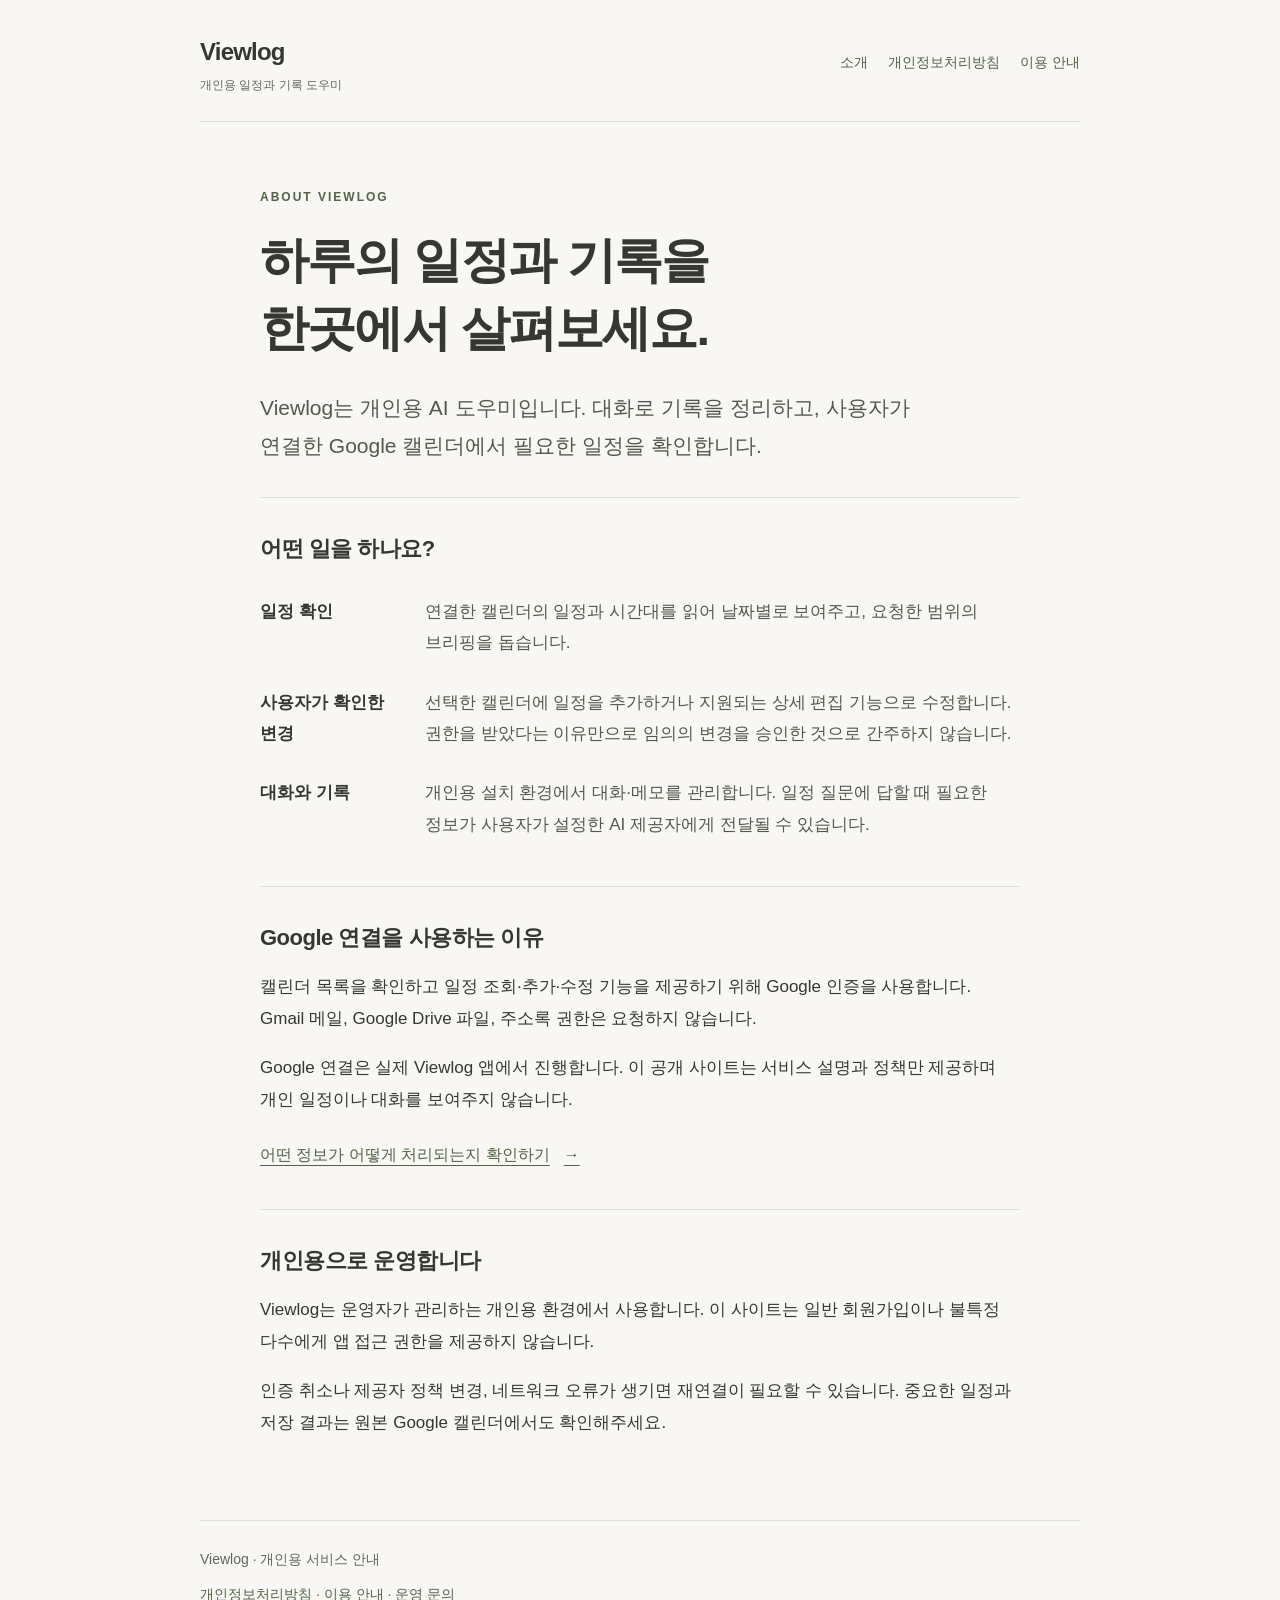
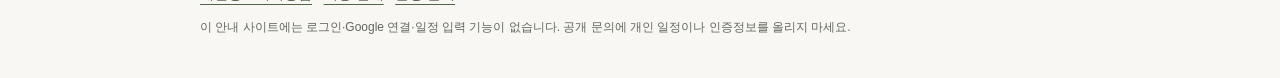
<file: index.html>
<!doctype html>
<html lang="ko"><head><meta charset="utf-8"><meta name="viewport" content="width=device-width,initial-scale=1"><title>소개 · Viewlog</title><meta name="description" content="Viewlog 개인용 일정·기록 도우미 소개와 Google 캘린더 연결 안내"><link rel="canonical" href="https://casanoban-ctrl.github.io/viewlog-info/"><link rel="stylesheet" href="style.css"><meta name="color-scheme" content="light"></head><body><a class="skip" href="#main">본문으로 건너뛰기</a><header><a class="brand" href="./">Viewlog<span>개인용 일정과 기록 도우미</span></a><nav aria-label="문서"><a href="./">소개</a><a href="privacy.html">개인정보처리방침</a><a href="terms.html">이용 안내</a></nav></header><main id="main"><p class="eyebrow">ABOUT VIEWLOG</p><h1>하루의 일정과 기록을<br>한곳에서 살펴보세요.</h1><p class="lead">Viewlog는 개인용 AI 도우미입니다. 대화로 기록을 정리하고, 사용자가 연결한 Google 캘린더에서 필요한 일정을 확인합니다.</p><section><h2>어떤 일을 하나요?</h2><dl><div><dt>일정 확인</dt><dd>연결한 캘린더의 일정과 시간대를 읽어 날짜별로 보여주고, 요청한 범위의 브리핑을 돕습니다.</dd></div><div><dt>사용자가 확인한 변경</dt><dd>선택한 캘린더에 일정을 추가하거나 지원되는 상세 편집 기능으로 수정합니다. 권한을 받았다는 이유만으로 임의의 변경을 승인한 것으로 간주하지 않습니다.</dd></div><div><dt>대화와 기록</dt><dd>개인용 설치 환경에서 대화·메모를 관리합니다. 일정 질문에 답할 때 필요한 정보가 사용자가 설정한 AI 제공자에게 전달될 수 있습니다.</dd></div></dl></section><section><h2>Google 연결을 사용하는 이유</h2><p>캘린더 목록을 확인하고 일정 조회·추가·수정 기능을 제공하기 위해 Google 인증을 사용합니다. Gmail 메일, Google Drive 파일, 주소록 권한은 요청하지 않습니다.</p><p>Google 연결은 실제 Viewlog 앱에서 진행합니다. 이 공개 사이트는 서비스 설명과 정책만 제공하며 개인 일정이나 대화를 보여주지 않습니다.</p><a class="text-link" href="privacy.html">어떤 정보가 어떻게 처리되는지 확인하기 <span aria-hidden="true">→</span></a></section><section><h2>개인용으로 운영합니다</h2><p>Viewlog는 운영자가 관리하는 개인용 환경에서 사용합니다. 이 사이트는 일반 회원가입이나 불특정 다수에게 앱 접근 권한을 제공하지 않습니다.</p><p>인증 취소나 제공자 정책 변경, 네트워크 오류가 생기면 재연결이 필요할 수 있습니다. 중요한 일정과 저장 결과는 원본 Google 캘린더에서도 확인해주세요.</p></section></main><footer><p>Viewlog · 개인용 서비스 안내</p><p><a href="privacy.html">개인정보처리방침</a> · <a href="terms.html">이용 안내</a> · <a href="https://github.com/casanoban-ctrl/viewlog-info/issues" rel="noopener noreferrer">운영 문의</a></p><small>이 안내 사이트에는 로그인·Google 연결·일정 입력 기능이 없습니다. 공개 문의에 개인 일정이나 인증정보를 올리지 마세요.</small></footer></body></html>
</file>
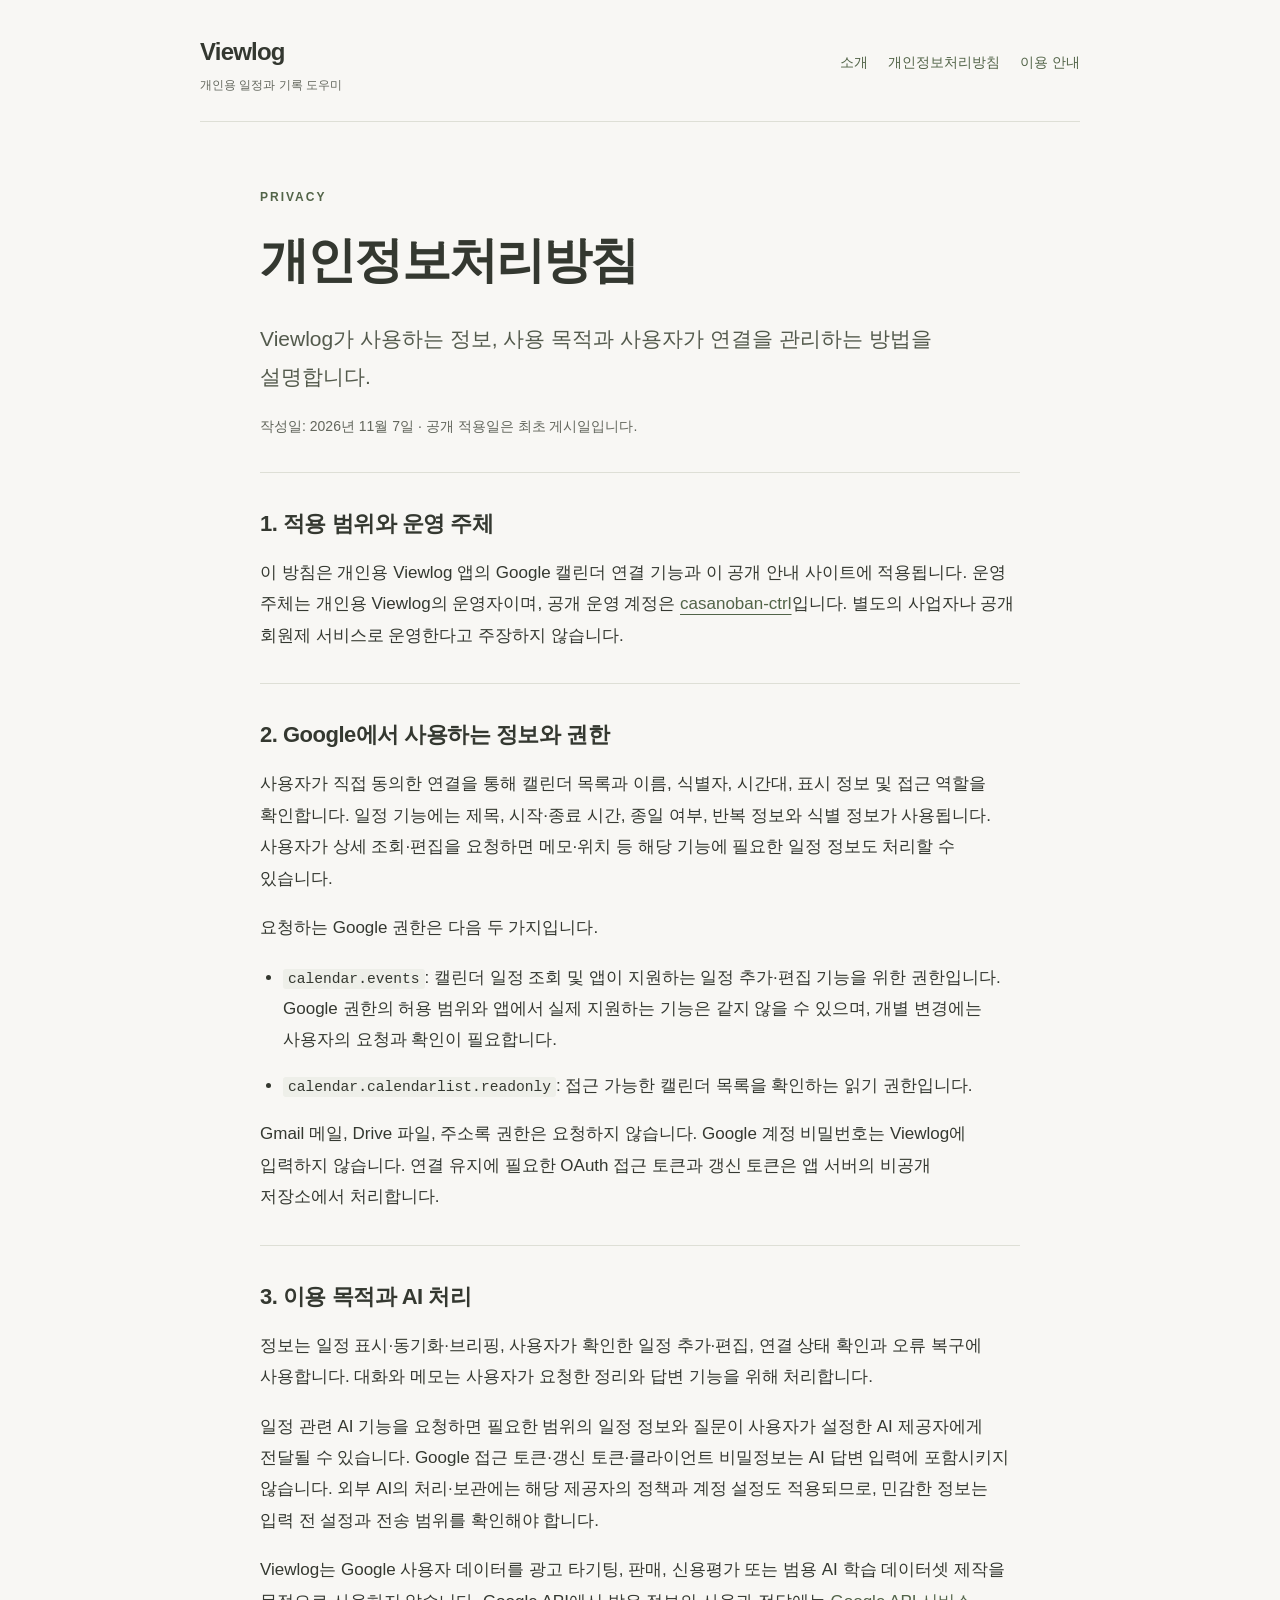
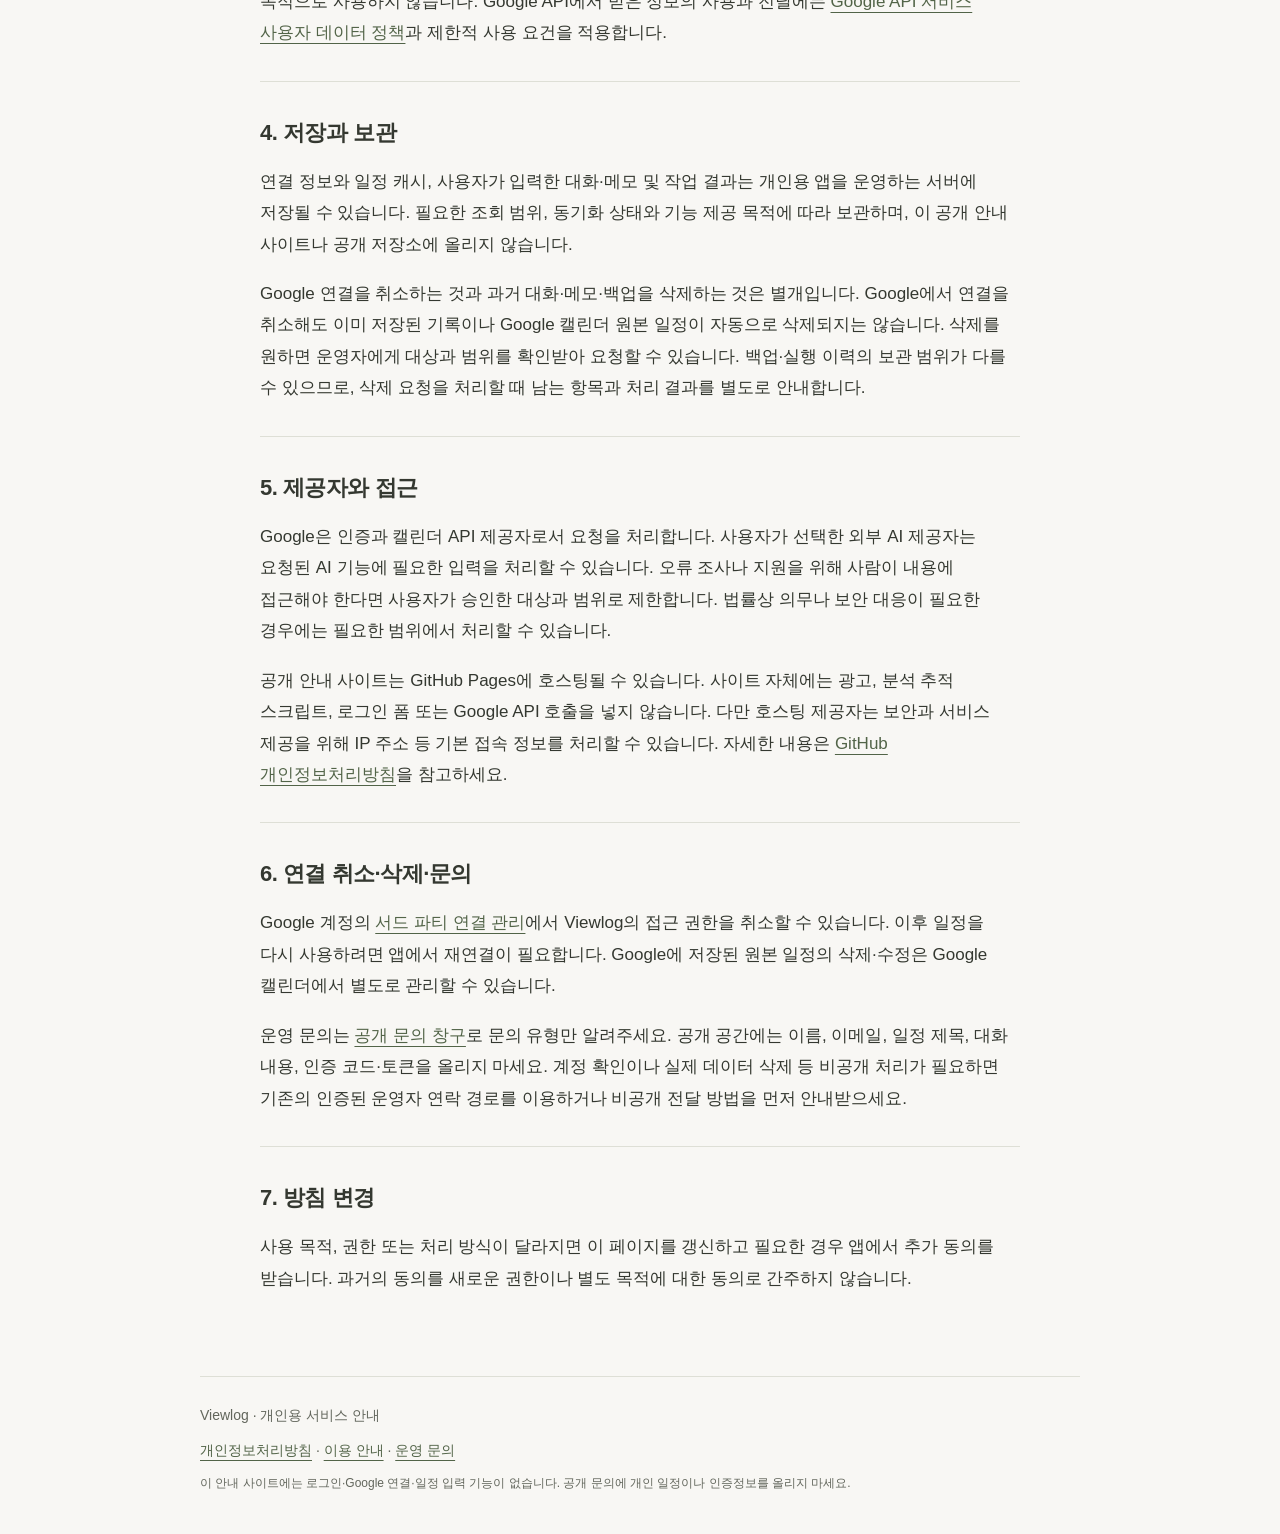
<file: privacy.html>
<!doctype html>
<html lang="ko"><head><meta charset="utf-8"><meta name="viewport" content="width=device-width,initial-scale=1"><title>개인정보처리방침 · Viewlog</title><meta name="description" content="Google 캘린더 정보의 사용 목적, AI 처리, 보관 및 연결 취소·삭제 문의 안내"><link rel="canonical" href="https://casanoban-ctrl.github.io/viewlog-info/privacy.html"><link rel="stylesheet" href="style.css"><meta name="color-scheme" content="light"></head><body><a class="skip" href="#main">본문으로 건너뛰기</a><header><a class="brand" href="./">Viewlog<span>개인용 일정과 기록 도우미</span></a><nav aria-label="문서"><a href="./">소개</a><a href="privacy.html">개인정보처리방침</a><a href="terms.html">이용 안내</a></nav></header><main id="main"><p class="eyebrow">PRIVACY</p><h1>개인정보처리방침</h1><p class="lead">Viewlog가 사용하는 정보, 사용 목적과 사용자가 연결을 관리하는 방법을 설명합니다.</p><p class="date">작성일: 2026년 11월 7일 · 공개 적용일은 최초 게시일입니다.</p><section><h2>1. 적용 범위와 운영 주체</h2><p>이 방침은 개인용 Viewlog 앱의 Google 캘린더 연결 기능과 이 공개 안내 사이트에 적용됩니다. 운영 주체는 개인용 Viewlog의 운영자이며, 공개 운영 계정은 <a href="https://github.com/casanoban-ctrl" rel="noopener noreferrer">casanoban-ctrl</a>입니다. 별도의 사업자나 공개 회원제 서비스로 운영한다고 주장하지 않습니다.</p></section><section><h2>2. Google에서 사용하는 정보와 권한</h2><p>사용자가 직접 동의한 연결을 통해 캘린더 목록과 이름, 식별자, 시간대, 표시 정보 및 접근 역할을 확인합니다. 일정 기능에는 제목, 시작·종료 시간, 종일 여부, 반복 정보와 식별 정보가 사용됩니다. 사용자가 상세 조회·편집을 요청하면 메모·위치 등 해당 기능에 필요한 일정 정보도 처리할 수 있습니다.</p><p>요청하는 Google 권한은 다음 두 가지입니다.</p><ul><li><code>calendar.events</code>: 캘린더 일정 조회 및 앱이 지원하는 일정 추가·편집 기능을 위한 권한입니다. Google 권한의 허용 범위와 앱에서 실제 지원하는 기능은 같지 않을 수 있으며, 개별 변경에는 사용자의 요청과 확인이 필요합니다.</li><li><code>calendar.calendarlist.readonly</code>: 접근 가능한 캘린더 목록을 확인하는 읽기 권한입니다.</li></ul><p>Gmail 메일, Drive 파일, 주소록 권한은 요청하지 않습니다. Google 계정 비밀번호는 Viewlog에 입력하지 않습니다. 연결 유지에 필요한 OAuth 접근 토큰과 갱신 토큰은 앱 서버의 비공개 저장소에서 처리합니다.</p></section><section><h2>3. 이용 목적과 AI 처리</h2><p>정보는 일정 표시·동기화·브리핑, 사용자가 확인한 일정 추가·편집, 연결 상태 확인과 오류 복구에 사용합니다. 대화와 메모는 사용자가 요청한 정리와 답변 기능을 위해 처리합니다.</p><p>일정 관련 AI 기능을 요청하면 필요한 범위의 일정 정보와 질문이 사용자가 설정한 AI 제공자에게 전달될 수 있습니다. Google 접근 토큰·갱신 토큰·클라이언트 비밀정보는 AI 답변 입력에 포함시키지 않습니다. 외부 AI의 처리·보관에는 해당 제공자의 정책과 계정 설정도 적용되므로, 민감한 정보는 입력 전 설정과 전송 범위를 확인해야 합니다.</p><p>Viewlog는 Google 사용자 데이터를 광고 타기팅, 판매, 신용평가 또는 범용 AI 학습 데이터셋 제작을 목적으로 사용하지 않습니다. Google API에서 받은 정보의 사용과 전달에는 <a href="https://developers.google.com/terms/api-services-user-data-policy" rel="noopener noreferrer">Google API 서비스 사용자 데이터 정책</a>과 제한적 사용 요건을 적용합니다.</p></section><section><h2>4. 저장과 보관</h2><p>연결 정보와 일정 캐시, 사용자가 입력한 대화·메모 및 작업 결과는 개인용 앱을 운영하는 서버에 저장될 수 있습니다. 필요한 조회 범위, 동기화 상태와 기능 제공 목적에 따라 보관하며, 이 공개 안내 사이트나 공개 저장소에 올리지 않습니다.</p><p>Google 연결을 취소하는 것과 과거 대화·메모·백업을 삭제하는 것은 별개입니다. Google에서 연결을 취소해도 이미 저장된 기록이나 Google 캘린더 원본 일정이 자동으로 삭제되지는 않습니다. 삭제를 원하면 운영자에게 대상과 범위를 확인받아 요청할 수 있습니다. 백업·실행 이력의 보관 범위가 다를 수 있으므로, 삭제 요청을 처리할 때 남는 항목과 처리 결과를 별도로 안내합니다.</p></section><section><h2>5. 제공자와 접근</h2><p>Google은 인증과 캘린더 API 제공자로서 요청을 처리합니다. 사용자가 선택한 외부 AI 제공자는 요청된 AI 기능에 필요한 입력을 처리할 수 있습니다. 오류 조사나 지원을 위해 사람이 내용에 접근해야 한다면 사용자가 승인한 대상과 범위로 제한합니다. 법률상 의무나 보안 대응이 필요한 경우에는 필요한 범위에서 처리할 수 있습니다.</p><p>공개 안내 사이트는 GitHub Pages에 호스팅될 수 있습니다. 사이트 자체에는 광고, 분석 추적 스크립트, 로그인 폼 또는 Google API 호출을 넣지 않습니다. 다만 호스팅 제공자는 보안과 서비스 제공을 위해 IP 주소 등 기본 접속 정보를 처리할 수 있습니다. 자세한 내용은 <a href="https://docs.github.com/en/site-policy/privacy-policies/github-general-privacy-statement" rel="noopener noreferrer">GitHub 개인정보처리방침</a>을 참고하세요.</p></section><section><h2>6. 연결 취소·삭제·문의</h2><p>Google 계정의 <a href="https://myaccount.google.com/connections" rel="noopener noreferrer">서드 파티 연결 관리</a>에서 Viewlog의 접근 권한을 취소할 수 있습니다. 이후 일정을 다시 사용하려면 앱에서 재연결이 필요합니다. Google에 저장된 원본 일정의 삭제·수정은 Google 캘린더에서 별도로 관리할 수 있습니다.</p><p>운영 문의는 <a href="https://github.com/casanoban-ctrl/viewlog-info/issues" rel="noopener noreferrer">공개 문의 창구</a>로 문의 유형만 알려주세요. 공개 공간에는 이름, 이메일, 일정 제목, 대화 내용, 인증 코드·토큰을 올리지 마세요. 계정 확인이나 실제 데이터 삭제 등 비공개 처리가 필요하면 기존의 인증된 운영자 연락 경로를 이용하거나 비공개 전달 방법을 먼저 안내받으세요.</p></section><section><h2>7. 방침 변경</h2><p>사용 목적, 권한 또는 처리 방식이 달라지면 이 페이지를 갱신하고 필요한 경우 앱에서 추가 동의를 받습니다. 과거의 동의를 새로운 권한이나 별도 목적에 대한 동의로 간주하지 않습니다.</p></section></main><footer><p>Viewlog · 개인용 서비스 안내</p><p><a href="privacy.html">개인정보처리방침</a> · <a href="terms.html">이용 안내</a> · <a href="https://github.com/casanoban-ctrl/viewlog-info/issues" rel="noopener noreferrer">운영 문의</a></p><small>이 안내 사이트에는 로그인·Google 연결·일정 입력 기능이 없습니다. 공개 문의에 개인 일정이나 인증정보를 올리지 마세요.</small></footer></body></html>
</file>
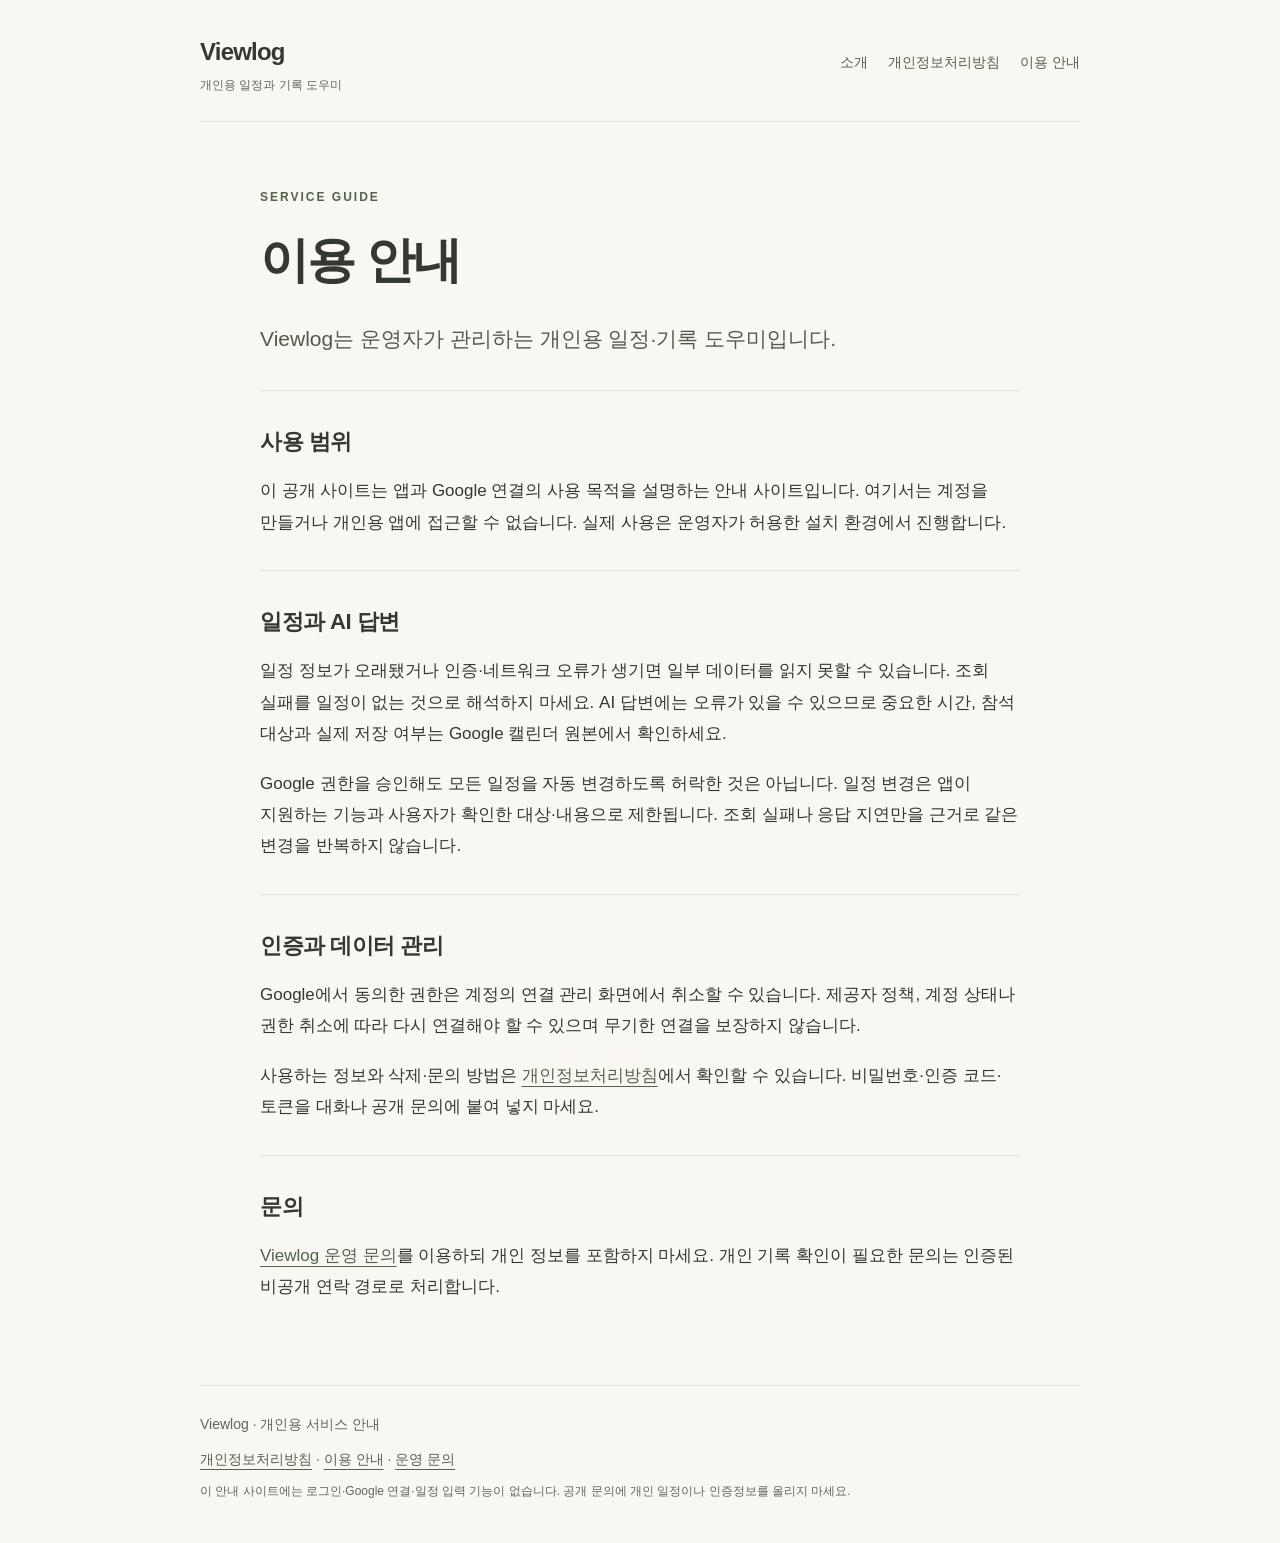
<file: terms.html>
<!doctype html>
<html lang="ko"><head><meta charset="utf-8"><meta name="viewport" content="width=device-width,initial-scale=1"><title>이용 안내 · Viewlog</title><meta name="description" content="Viewlog 개인용 서비스의 사용 범위와 일정·인증·데이터 관리 안내"><link rel="canonical" href="https://casanoban-ctrl.github.io/viewlog-info/terms.html"><link rel="stylesheet" href="style.css"><meta name="color-scheme" content="light"></head><body><a class="skip" href="#main">본문으로 건너뛰기</a><header><a class="brand" href="./">Viewlog<span>개인용 일정과 기록 도우미</span></a><nav aria-label="문서"><a href="./">소개</a><a href="privacy.html">개인정보처리방침</a><a href="terms.html">이용 안내</a></nav></header><main id="main"><p class="eyebrow">SERVICE GUIDE</p><h1>이용 안내</h1><p class="lead">Viewlog는 운영자가 관리하는 개인용 일정·기록 도우미입니다.</p><section><h2>사용 범위</h2><p>이 공개 사이트는 앱과 Google 연결의 사용 목적을 설명하는 안내 사이트입니다. 여기서는 계정을 만들거나 개인용 앱에 접근할 수 없습니다. 실제 사용은 운영자가 허용한 설치 환경에서 진행합니다.</p></section><section><h2>일정과 AI 답변</h2><p>일정 정보가 오래됐거나 인증·네트워크 오류가 생기면 일부 데이터를 읽지 못할 수 있습니다. 조회 실패를 일정이 없는 것으로 해석하지 마세요. AI 답변에는 오류가 있을 수 있으므로 중요한 시간, 참석 대상과 실제 저장 여부는 Google 캘린더 원본에서 확인하세요.</p><p>Google 권한을 승인해도 모든 일정을 자동 변경하도록 허락한 것은 아닙니다. 일정 변경은 앱이 지원하는 기능과 사용자가 확인한 대상·내용으로 제한됩니다. 조회 실패나 응답 지연만을 근거로 같은 변경을 반복하지 않습니다.</p></section><section><h2>인증과 데이터 관리</h2><p>Google에서 동의한 권한은 계정의 연결 관리 화면에서 취소할 수 있습니다. 제공자 정책, 계정 상태나 권한 취소에 따라 다시 연결해야 할 수 있으며 무기한 연결을 보장하지 않습니다.</p><p>사용하는 정보와 삭제·문의 방법은 <a href="privacy.html">개인정보처리방침</a>에서 확인할 수 있습니다. 비밀번호·인증 코드·토큰을 대화나 공개 문의에 붙여 넣지 마세요.</p></section><section><h2>문의</h2><p><a href="https://github.com/casanoban-ctrl/viewlog-info/issues" rel="noopener noreferrer">Viewlog 운영 문의</a>를 이용하되 개인 정보를 포함하지 마세요. 개인 기록 확인이 필요한 문의는 인증된 비공개 연락 경로로 처리합니다.</p></section></main><footer><p>Viewlog · 개인용 서비스 안내</p><p><a href="privacy.html">개인정보처리방침</a> · <a href="terms.html">이용 안내</a> · <a href="https://github.com/casanoban-ctrl/viewlog-info/issues" rel="noopener noreferrer">운영 문의</a></p><small>이 안내 사이트에는 로그인·Google 연결·일정 입력 기능이 없습니다. 공개 문의에 개인 일정이나 인증정보를 올리지 마세요.</small></footer></body></html>
</file>
<file: style.css>
/* Viewlog document surface; existing warm paper and sage vocabulary. */
:root{color-scheme:light;--paper:#f8f7f4;--sheet:#fffefa;--ink:#343830;--muted:#62665c;--line:#dedfd6;--sage:#526448;font-family:-apple-system,BlinkMacSystemFont,"Apple SD Gothic Neo","Malgun Gothic",sans-serif}*{box-sizing:border-box}body{margin:0;background:var(--paper);color:var(--ink);font-size:17px;line-height:1.85;word-break:keep-all;overflow-wrap:anywhere}a{color:var(--sage);text-decoration-thickness:1px;text-underline-offset:5px}a:hover{color:var(--ink)}a:focus-visible{outline:3px solid var(--sage);outline-offset:5px;border-radius:2px}.skip{position:fixed;top:-100px;left:16px;z-index:10;background:var(--sheet);padding:8px 16px}.skip:focus{top:12px}header,main,footer{width:min(100% - 48px,880px);margin-inline:auto}header{display:flex;align-items:center;justify-content:space-between;gap:20px;padding:30px 0 24px;border-bottom:1px solid var(--line)}.brand{display:flex;flex-direction:column;min-height:44px;text-decoration:none;font-size:24px;font-weight:650;letter-spacing:-.8px;color:var(--ink)}.brand span{font-size:12px;letter-spacing:0;font-weight:400;color:var(--muted)}nav{display:flex;gap:20px;align-items:center;flex-wrap:wrap}nav a{display:inline-flex;align-items:center;min-height:44px;font-size:14px;text-decoration:none}main{max-width:760px;padding-block:64px}.eyebrow{color:var(--sage);font-size:12px;font-weight:650;letter-spacing:2px;margin:0 0 18px}h1{font-size:clamp(30px,5vw,49px);line-height:1.4;letter-spacing:-1.8px;font-weight:650;margin:0 0 26px}h2{font-size:22px;line-height:1.55;letter-spacing:-.5px;margin:0 0 16px}p{margin:0 0 18px}.lead{font-size:21px;line-height:1.8;color:#535a4c;max-width:680px}.date{font-size:14px;color:var(--muted)}section{padding-top:34px;margin-top:32px;border-top:1px solid var(--line)}dl{margin:0}dl>div{display:grid;grid-template-columns:145px 1fr;gap:20px;padding:14px 0}dt{font-weight:600}dd{margin:0;color:#535a4c}ul{padding-left:23px}li{margin-bottom:14px}code{font-size:.86em;background:#eeefe9;padding:2px 5px;border-radius:3px;word-break:break-all}.text-link{display:inline-flex;align-items:center;min-height:44px;gap:14px;font-size:16px}footer{padding:26px 0 40px;border-top:1px solid var(--line);color:var(--muted);font-size:14px}footer p{margin-bottom:9px}footer small{display:block;font-size:12px;line-height:1.8;max-width:700px}@media(max-width:620px){header,main,footer{width:calc(100% - 36px)}header{display:block;padding-top:22px}nav{gap:18px;margin-top:13px}.brand{font-size:22px}main{padding-block:40px}.lead{font-size:18px}body{font-size:16px}h1{letter-spacing:-1px}h2{font-size:21px}dl>div{grid-template-columns:1fr;gap:4px;padding:12px 0}section{padding-top:26px;margin-top:26px}}@media print{body{font-size:12pt;background:white}header,main,footer{width:100%;max-width:none}nav,.skip{display:none}main{padding-block:20px}a{color:inherit}h1{font-size:26pt}section{break-inside:avoid}}
</file>
